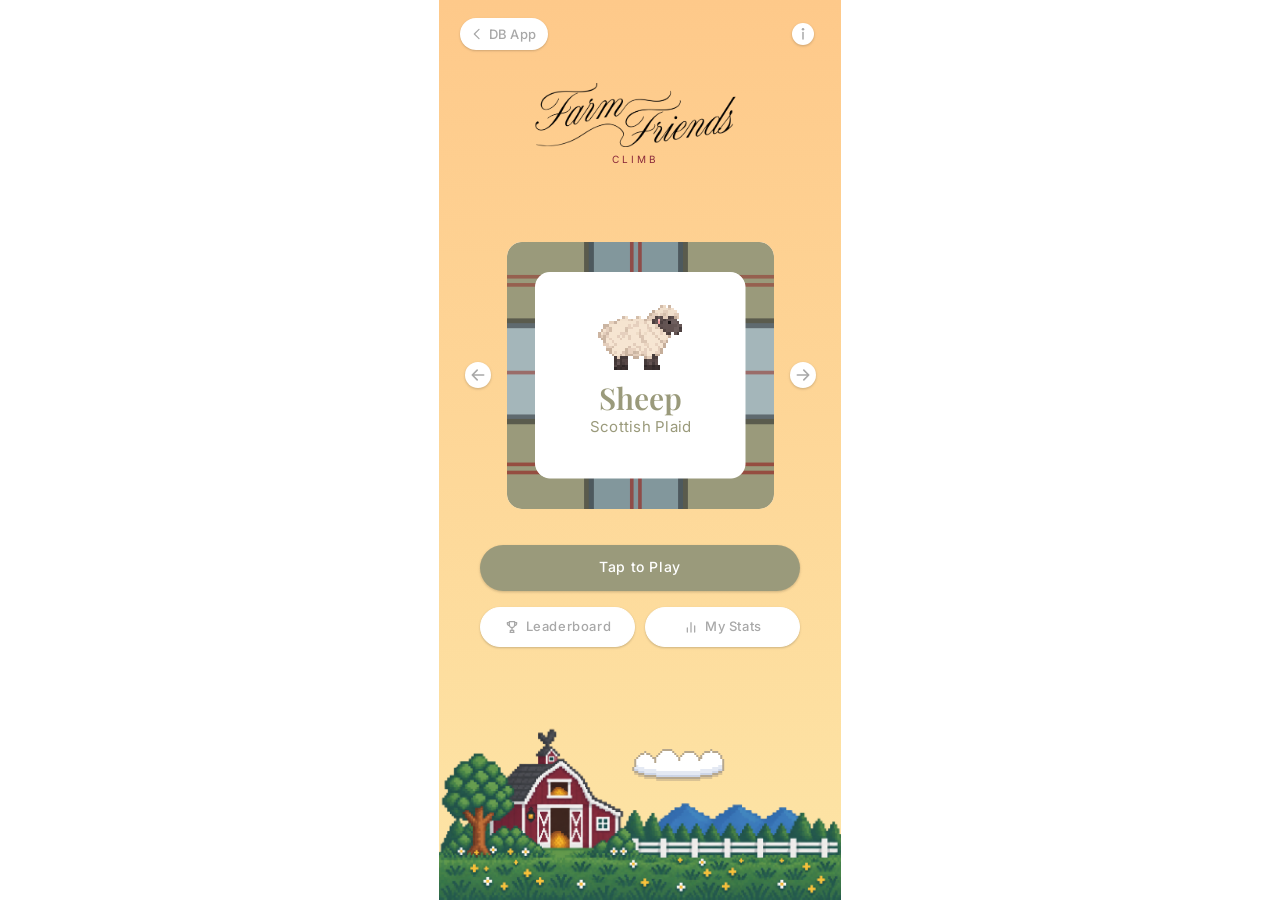
<file: index.html>
<!doctype html>
<html lang="en">
<head>
  <meta charset="utf-8">
  <meta name="viewport" content="width=device-width, initial-scale=1, maximum-scale=1, user-scalable=no, viewport-fit=cover">
  <meta name="apple-mobile-web-app-capable" content="yes">
  <meta name="mobile-web-app-capable" content="yes">
  <meta name="apple-mobile-web-app-status-bar-style" content="default">
  <meta name="theme-color" content="#FEC98A">
  <title>Farm Friends Climb</title>
  <link rel="preconnect" href="https://fonts.googleapis.com">
  <link rel="preconnect" href="https://fonts.gstatic.com" crossorigin>
  <link rel="stylesheet" href="https://fonts.googleapis.com/css2?family=Inter:wght@400;500;600;700&family=Playfair+Display:ital,wght@0,400;0,600;1,400&display=swap">
  <link rel="stylesheet" href="css/home.css">
  <link rel="stylesheet" href="css/howto.css">
</head>
<body>
  <!-- Home screen: Figma "Game-Design" frame 183:721, with the background and header from frame 217:61. Leaderboard and My Stats are screens within this page. -->
  <main class="home" id="screen-home">
    <button type="button" class="app-back" aria-disabled="true" tabindex="-1">
      <svg viewBox="0 0 24 24" aria-hidden="true"><path d="M15 5l-7 7 7 7"/></svg>
      DB App
    </button>
    <button type="button" class="info-btn" id="info" aria-label="How to play" aria-haspopup="dialog">
      <svg viewBox="0 0 24 24" aria-hidden="true"><circle class="ring" cx="12" cy="12" r="11"/><path d="M12 10.5v6.5"/><circle cx="12" cy="7.2" r="1.25" class="dot"/></svg>
    </button>

    <header class="brand">
      <img class="wordmark" src="assets/ui/farm-friends-wordmark.png" alt="Farm Friends" width="222" height="71">
      <p class="eyebrow">Climb</p>
    </header>

    <div class="picker" aria-label="Choose your climber">
      <button type="button" class="step prev" id="prev" aria-label="Previous character">
        <img src="assets/ui/arrow-circle.svg" alt="" width="26" height="26">
      </button>
      <div class="pattern" id="card">
        <div class="card" aria-live="polite">
          <div class="art" id="art"></div>
          <div class="card-text">
            <p class="name" id="name"></p>
            <p class="print" id="print"></p>
          </div>
        </div>
      </div>
      <button type="button" class="step next" id="next" aria-label="Next character">
        <img src="assets/ui/arrow-circle.svg" alt="" width="26" height="26">
      </button>
    </div>

    <div class="actions">
      <button type="button" class="pill play" id="play">Tap to Play</button>
      <div class="actions-row">
        <button type="button" class="pill outline" id="open-leaderboard">
          <svg class="pill-icon" viewBox="0 0 24 24" aria-hidden="true"><path d="M8 4h8v5a4 4 0 0 1-8 0z"/><path d="M8 5.5H5v1a3.5 3.5 0 0 0 3.2 3.5M16 5.5h3v1a3.5 3.5 0 0 1-3.2 3.5"/><path d="M12 13v4M9 20h6M9.5 17h5v3h-5z"/></svg>
          Leaderboard
        </button>
        <button type="button" class="pill outline" id="open-stats">
          <svg class="pill-icon" viewBox="0 0 24 24" aria-hidden="true"><path d="M6.5 19.5v-6M12 19.5v-14M17.5 19.5v-9"/></svg>
          My Stats
        </button>
      </div>
    </div>
  </main>

  <!-- Home background: Figma frame 217:61 (sunset gradient + farm along the bottom). -->
  <div class="home-bg" aria-hidden="true">
    <div id="home-clouds"></div>
    <img class="home-farm" src="assets/ui/home-farm.png" alt="" width="1681" height="936">
    <canvas class="home-bee" id="home-bee" width="22" height="18"></canvas>
    <canvas class="home-bird" id="home-bird" width="40" height="20"></canvas>
  </div>

  <!-- Leaderboard screen -->
  <section class="subscreen" id="screen-leaderboard" aria-labelledby="leaderboard-title" hidden>
    <button type="button" class="back" data-back>← Back</button>
    <h1 class="sub-title" id="leaderboard-title">Leaderboard</h1>
    <ol class="rows" id="board"></ol>
  </section>

  <!-- My Stats screen -->
  <section class="subscreen" id="screen-stats" aria-labelledby="stats-title" hidden>
    <button type="button" class="back" data-back>← Back</button>
    <h1 class="sub-title" id="stats-title">My Stats</h1>
    <div class="stats-grid">
      <div class="stat">
        <p class="stat-label">Top Score</p>
        <p class="stat-value"><span id="stat-best">0</span> <span class="stat-unit">ft</span></p>
      </div>
      <div class="stat">
        <p class="stat-label">Leaderboard Rank</p>
        <p class="stat-value"><span id="stat-rank">–</span></p>
        <p class="stat-note" id="stat-rank-note"></p>
      </div>
      <div class="stat">
        <p class="stat-label">Runs Played</p>
        <p class="stat-value"><span id="stat-runs">0</span></p>
      </div>
      <div class="stat">
        <p class="stat-label">Average Run</p>
        <p class="stat-value"><span id="stat-avg">0</span> <span class="stat-unit">ft</span></p>
      </div>
      <div class="stat">
        <p class="stat-label">Total Climbed</p>
        <p class="stat-value"><span id="stat-total">0</span> <span class="stat-unit">ft</span></p>
      </div>
      <div class="stat">
        <p class="stat-label">Favorite Friend</p>
        <div class="stat-friend" id="stat-friend"></div>
      </div>
      <div class="stat stat-wide">
        <p class="stat-label">How Your Runs Ended</p>
        <ul class="endings" id="stat-endings"></ul>
      </div>
    </div>
    <!-- For looks only: sharing isn't built yet, so this does nothing when tapped. -->
    <button type="button" class="pill play share" id="share-score" aria-disabled="true">
      <svg class="pill-icon" viewBox="0 0 24 24" aria-hidden="true"><path d="M12 15V4M8 8l4-4 4 4"/><path d="M6 11H5v9h14v-9h-1"/></svg>
      Share your score
    </button>
  </section>

  <!-- How to Play (same box as in the pause menu), opened by the ⓘ button. -->
  <div class="info-layer" id="howto-layer" hidden>
    <div class="howto-card" role="dialog" aria-modal="true" aria-labelledby="howto-title">
      <button type="button" class="back-link" id="howto-close">← Back</button>
      <div class="howto-art" id="howto-art"></div>
      <h2 class="howto-title" id="howto-title">How to Play</h2>
      <p class="howto-main">Tap the <strong>left</strong> or <strong>right</strong> side of the screen to steer your Farm Friend left or right as they bounce upward.</p>
      <p class="howto-note">Don't fall off the platforms!<br>Avoid bees, birds, owls, &amp; wind!</p>
      <div class="howto-keys" aria-hidden="true">
        <span>← Left</span>
        <span>Right →</span>
      </div>
    </div>
  </div>

  <script type="module" src="js/home.js"></script>
</body>
</html>
</file>
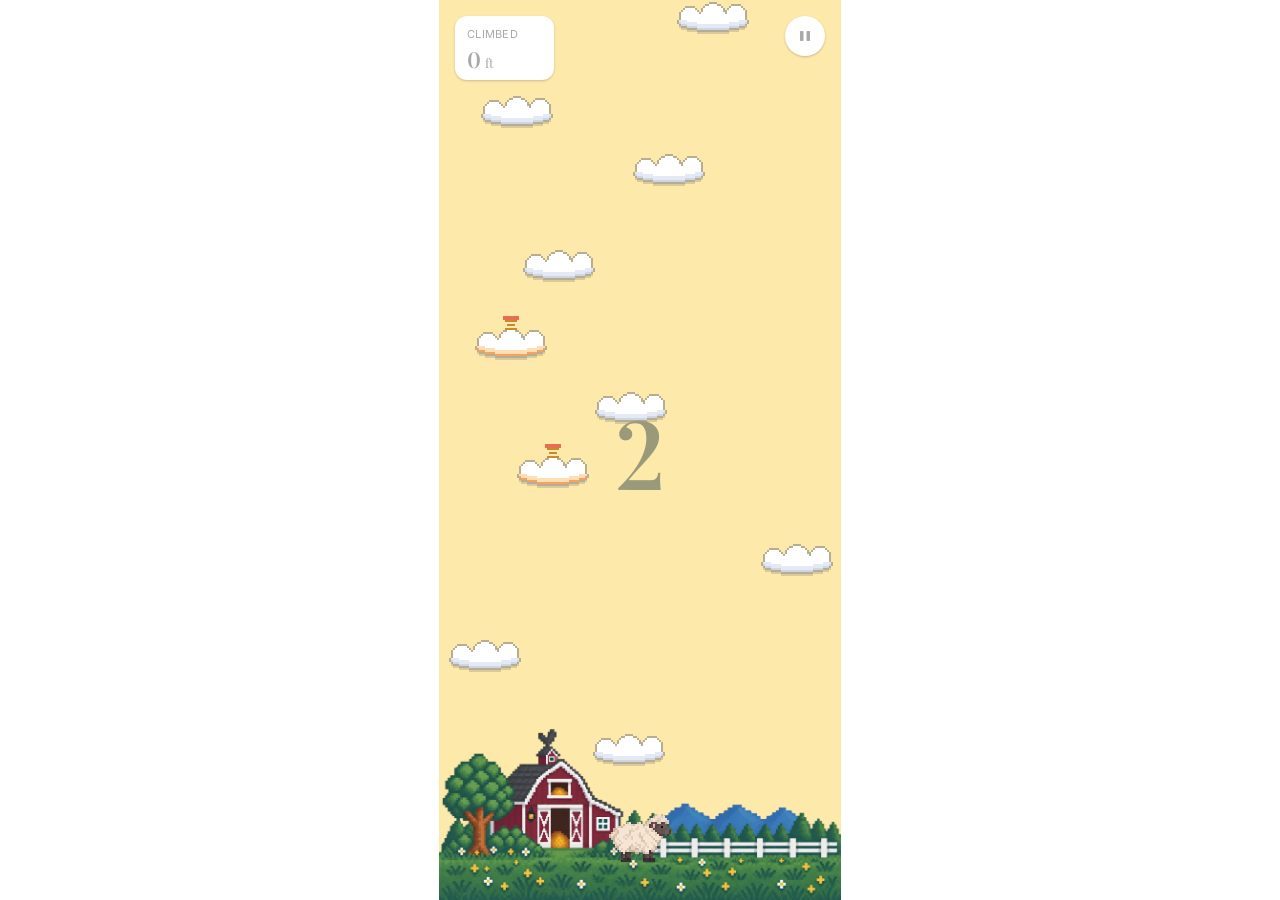
<file: play.html>
<!doctype html>
<html lang="en">
<head>
  <meta charset="utf-8">
  <meta name="viewport" content="width=device-width, initial-scale=1, maximum-scale=1, user-scalable=no, viewport-fit=cover">
  <meta name="apple-mobile-web-app-capable" content="yes">
  <meta name="mobile-web-app-capable" content="yes">
  <meta name="apple-mobile-web-app-status-bar-style" content="black-translucent">
  <meta name="theme-color" content="#FFFFFF">
  <title>Farm Friends Climb</title>
  <link rel="preconnect" href="https://fonts.googleapis.com">
  <link rel="preconnect" href="https://fonts.gstatic.com" crossorigin>
  <link rel="stylesheet" href="https://fonts.googleapis.com/css2?family=Inter:wght@400;500;700&family=Playfair+Display:ital,wght@0,400;0,600;1,400&display=swap">
  <link rel="stylesheet" href="css/style.css">
  <link rel="stylesheet" href="css/howto.css">
</head>
<body>
  <div id="viewport">
    <div id="stage">
      <canvas id="game"></canvas>

      <!-- HUD: Figma frames 179:176 (score) and 179:181 (pause button). -->
      <div id="hud">
        <div class="climbed" aria-live="off">
          <p class="climbed-label">Climbed</p>
          <p class="climbed-value"><span id="hud-score">0</span> <span class="climbed-unit">ft</span></p>
        </div>
        <button type="button" class="pause-btn" id="btn-pause" aria-label="Pause">
          <img src="assets/ui/pause-icon.svg" alt="" width="12" height="12">
        </button>
      </div>

      <!-- Pause: Figma frames 179:144 (menu) and 179:156 (How to Play), over a light blur of the game. -->
      <div id="screen-pause" class="pause-layer hidden">
        <div class="pause-card" id="pause-menu" role="dialog" aria-modal="true" aria-labelledby="pause-title">
          <p class="pause-title" id="pause-title">Paused</p>
          <button type="button" class="pill" id="btn-resume">Resume</button>
          <button type="button" class="text-link" id="btn-howto">
            <svg viewBox="0 0 16 16" aria-hidden="true"><circle cx="8" cy="8" r="7"/><path d="M8 7.2v4.3"/><circle cx="8" cy="4.6" r="0.9" class="dot"/></svg>
            How to Play
          </button>
          <button type="button" class="text-link underline" id="btn-quit">Quit to Menu</button>
        </div>

        <div class="howto-card hidden" id="howto" role="dialog" aria-modal="true" aria-labelledby="howto-title">
          <button type="button" class="back-link" id="btn-back">← Back to Paused menu</button>
          <div class="howto-art" id="howto-art"></div>
          <h2 class="howto-title" id="howto-title">How to Play</h2>
          <p class="howto-main">Tap the <strong>left</strong> or <strong>right</strong> side of the screen to steer your Farm Friend left or right as they bounce upward.</p>
          <p class="howto-note">Don't fall off the platforms!<br>Avoid bees, birds, owls, &amp; wind!</p>
          <div class="howto-keys" aria-hidden="true">
            <span>← Left</span>
            <span>Right →</span>
          </div>
        </div>
      </div>

      <div id="screen-countdown" class="overlay countdown hidden" aria-live="assertive">
        <p id="countdown-number"></p>
      </div>

      <!-- Game over: same card style and blur as the pause menu. -->
      <div id="screen-over" class="pause-layer hidden">
        <div class="over-card" role="dialog" aria-modal="true" aria-labelledby="over-title">
          <p class="best-banner">New personal best!</p>
          <h1 class="over-title" id="over-title">Game over</h1>
          <p class="over-cause" id="over-cause"></p>
          <p class="over-score"><span id="over-score">0</span> <span class="over-unit">ft</span></p>
          <p class="over-best">Best <span id="over-best">0</span> ft</p>
          <button type="button" class="pill" id="btn-restart">Play again</button>
          <button type="button" class="text-link underline" id="btn-home">Home</button>
        </div>
      </div>

    </div>
  </div>

  <div id="rotate">
    <p>Please rotate your phone to portrait.</p>
  </div>

  <script type="module" src="js/main.js"></script>
</body>
</html>
</file>
<file: css/home.css>
/* Home screen, built from Figma "Game-Design" frame 183:721 (393 × 852), plus the Leaderboard and My Stats
   screens it opens. Playfair Display: names, scores, titles. Inter: everything else. */
:root {
  color-scheme: light;
  --bg: #F2F2F2;
  --surface: #FFFFFF;
  --ink: #3A2A20;
  --brand-red: #8B2A3A;
  --card-text: #919FAB;
  --arrow-grey: #A8A8A8;
  --quiet: #A8A8A8;       /* outline buttons, the ⓘ button, back links */
  --label: #6B4A3A;       /* small caps labels, as on the in-game Climbed card */
  --first-row: #97AEC4;
  --first-tag: #ACBED0;
  --podium-text: #9A9A7B;       /* ranks 2–3: number + "PR Box" */
  --podium-fill: #D6D6B6;  /* ranks 2–3: circle + tag */
  --row-line: rgba(107, 74, 58, 0.1);
  --unit: #8B6A5A;
  --rest-text: #DB9C9D;   /* ranks 4–10: number + "Single item" */
  --rest-fill: #FCE1E0;   /* ranks 4–10: circle + tag */
  --serif: "Playfair Display", Georgia, "Times New Roman", serif;
  --sans: Inter, system-ui, -apple-system, "Helvetica Neue", sans-serif;
}

* { box-sizing: border-box; }

html, body {
  margin: 0;
  padding: 0;
  min-height: 100%;
  background: #FFFFFF; /* around the phone-width column on wider screens; each screen paints its own background */
  color: var(--ink);
  font-family: var(--sans);
  -webkit-tap-highlight-color: transparent;
}

.home {
  position: relative;
  z-index: 1; /* above .home-bg */
  max-width: 393px;
  min-height: 100vh;
  min-height: 100dvh;
  margin: 0 auto;
  /* Spacing follows the frame (top 101, header→card 56, card→Play 58, between buttons 28, bottom 64) on an
     852px-tall screen and tightens smoothly to 36 / 36 / 32 / 20 / 24 at 740px (iPhone Safari with its toolbars),
     so the whole screen fits without scrolling. On anything shorter, home.js scales it down evenly. */
  /* Frame 217:61 puts the header 57px from the top; here it sits 14px lower (71px), tightening to 54px at 740px (still clear of "Back to app"). The bottom keeps the
     farm's visible art (about 42% of its width) clear, so the buttons never sit on the barn. */
  padding: calc(env(safe-area-inset-top) + clamp(54px, 15.18dvh - 58.3px, 71px)) 21px calc(env(safe-area-inset-bottom) + var(--farm-w) * 0.424 + 24px);
  display: flex;
  flex-direction: column;
  align-items: center;
}
.home[hidden] { display: none; } /* while Leaderboard or My Stats is open */

/* ---------- Background: Figma frame 217:61 ---------- */

/* Phones: the scene fills the screen at any width. Wider screens (500px+): it stays iPhone 16 Pro width (402px) in
   the middle, with plain white around it. */
:root { --scene-w: 100vw; --farm-w: max(403px, var(--scene-w)); } /* 403.35 wide in the 402 frame */
@media (min-width: 500px) { :root { --scene-w: 402px; --farm-w: 403px; } } /* phones of any width fill the screen */
.home-bg {
  position: fixed;
  top: 0;
  bottom: 0;
  left: 50%;
  width: min(100vw, var(--scene-w));
  transform: translateX(-50%);
  overflow: hidden;
  z-index: 0;
  background: linear-gradient(180deg, #FEC98A 0%, #FDE5A6 100%);
  pointer-events: none;
}
.home[hidden] + .home-bg { display: none; }
.home-farm {
  position: absolute;
  left: 50%;
  bottom: 0;
  width: var(--farm-w);
  height: auto; /* 1681 × 936 art, so 224.6px tall at 403px wide, as in the frame */
  transform: translateX(-50%);
}
/* A few of the game's normal clouds drifting slowly across the sky (home.js places and moves them). */
.home-cloud {
  position: absolute;
  left: 0;
  image-rendering: pixelated;
  will-change: transform;
}
/* The game's bird at 2/3 of its game size (40 × 20 art drawn 26.7 × 13.3: exactly 2 device pixels per art pixel
   on a 3× phone, so it stays crisp). */
.home-bird {
  position: absolute;
  left: 0;
  top: 0; /* home.js puts it midway between "CLIMB" and the character card */
  width: calc(20px * 4 / 3);
  height: calc(10px * 4 / 3);
  image-rendering: pixelated;
  visibility: hidden;
  will-change: transform;
}
/* The game's bee, flying across in front of the farm now and then (home.js moves it). */
.home-bee {
  position: absolute;
  left: 0;
  bottom: calc(var(--farm-w) * 0.3);
  width: 22px; /* the game's size: 22 × 18 art at one art pixel per CSS pixel */
  height: 18px;
  image-rendering: pixelated;
  visibility: hidden;
  will-change: transform;
}

/* ---------- ⓘ How to Play button: a plain outlined circle ---------- */

.info-btn {
  position: absolute;
  top: calc(env(safe-area-inset-top) + 12px);
  right: 12px;
  width: 44px;  /* 24px icon, 44px touch target */
  height: 44px;
  padding: 0;
  display: grid;
  place-items: center;
  border: 0;
  background: none;
  color: var(--quiet);
  cursor: pointer;
}
/* "Back to app" (top left): for looks only, as if the game sat inside a host app. It does nothing when tapped.
   A small white pill with grey text, like the Leaderboard / My Stats buttons, level with the ⓘ button. */
.app-back {
  position: absolute;
  top: calc(env(safe-area-inset-top) + 18px);
  left: 16px;
  height: 32px;
  padding: 0 12px 0 9px;
  display: inline-flex;
  align-items: center;
  gap: 4px;
  border: 0;
  border-radius: 100px;
  background: #FFFFFF;
  color: var(--quiet);
  font: 500 13px/1 var(--sans);
  letter-spacing: 0.3px;
  box-shadow: 0 1px 3px rgba(0, 0, 0, 0.1), 0 1px 2px rgba(0, 0, 0, 0.1);
  cursor: default;
}
.app-back svg { width: 16px; height: 16px; fill: none; stroke: currentColor; stroke-width: 1.9; stroke-linecap: round; stroke-linejoin: round; }
.info-btn svg { width: 24px; height: 24px; fill: none; stroke: currentColor; stroke-width: 1.5; stroke-linecap: round; }
.info-btn svg .dot { fill: currentColor; stroke: none; }
/* Filled white with a grey "i", like the arrows and the Leaderboard / My Stats buttons. */
.info-btn svg .ring { fill: #FFFFFF; stroke: none; }
.info-btn svg { filter: drop-shadow(0 1px 1.5px rgba(0, 0, 0, 0.1)) drop-shadow(0 1px 1px rgba(0, 0, 0, 0.1)); }

/* The How to Play box sits over a light blur of the home screen. */
.info-layer {
  position: fixed;
  inset: 0;
  z-index: 20;
  display: grid;
  place-items: center;
  padding: 16px 4px;
  background: rgba(58, 42, 32, 0.12);
  -webkit-backdrop-filter: blur(4px);
  backdrop-filter: blur(4px);
}
.info-layer[hidden] { display: none; }

/* ---------- Brand ---------- */

/* Frame 217:61: a 337 × 102 box nudged 4.5px left of centre, logo then "CLIMB" 5px below it. */
.brand { height: 102px; display: flex; flex-direction: column; align-items: center; gap: 5px; transform: translateX(-4.5px); }
.eyebrow {
  margin: 0;
  padding-bottom: 8px;
  font-size: 10px;
  line-height: 15px;
  letter-spacing: 3px;
  text-transform: uppercase;
  color: var(--brand-red);
}
/* A little smaller than the frame's 222 × 71 and nudged down, so it clears the top-left pill. */
.wordmark { display: block; width: 200px; height: 64px; margin-top: 12px; object-fit: cover; }

/* ---------- Character carousel ---------- */

.picker {
  /* The carousel → buttons block is centred between the header and the farm art: auto margins share the spare
     height (with .actions' auto bottom margin); the padding keeps a minimum gap under CLIMB. */
  margin-top: auto;
  padding-top: 10px;
  width: 100%;
  display: flex;
  align-items: center;
  justify-content: space-between;
  touch-action: pan-y; /* horizontal swipes change character */
  user-select: none;
  -webkit-user-select: none;
}
.step {
  flex: none;
  width: 44px;  /* 26px arrow, 44px touch target */
  height: 44px;
  margin: 0 -9px;
  padding: 0;
  display: grid;
  place-items: center;
  border: 0;
  background: none;
  cursor: pointer;
}
.step img { display: block; width: 26px; height: 26px; }
.step.prev img { transform: scaleX(-1); }
.step img { filter: drop-shadow(0 1px 1.5px rgba(0, 0, 0, 0.1)) drop-shadow(0 1px 1px rgba(0, 0, 0, 0.1)); } /* white circle, grey arrow */

.pattern {
  position: relative;
  flex: none;
  width: 267px;
  height: 267px;
  border-radius: 15px;
  overflow: hidden;
  /* The character's print (assets/patterns/*.png, 4x size) is set from home.js. */
  background: #F2F2F2 center / 100% 100% no-repeat;
}
.card {
  position: absolute;
  top: 50%;
  left: 50%;
  width: 210px;
  height: 206px;
  transform: translate(-50%, -50%);
  padding: 33px 0 9px;
  border-radius: 15px;
  background: var(--surface);
  display: flex;
  flex-direction: column;
  align-items: center;
  gap: 17px;
  color: var(--card-text);
  text-align: center;
}
.art { width: 100%; height: 65px; display: grid; place-items: center; }
.art img { width: 100%; height: 65px; object-fit: contain; image-rendering: pixelated; }
.art canvas { height: 46px; image-rendering: pixelated; }
.art.hop { animation: hop 0.32s ease-out; }
@keyframes hop { 40% { transform: translateY(-8px); } }
.card-text { position: relative; width: 100%; height: 38px; }
.name {
  position: absolute;
  top: 0;
  left: 50%;
  transform: translateX(-50%);
  margin: 0;
  font-family: var(--serif);
  font-weight: 600;
  font-size: 30px;
  line-height: 22.5px;
  white-space: nowrap;
}
.print {
  position: absolute;
  top: 32.1px;
  left: calc(50% + 0.5px);
  transform: translateX(-50%);
  margin: 0;
  max-width: 200px;
  font-size: 15px;
  line-height: 15px;
  letter-spacing: 0.25px;
  white-space: nowrap;
  overflow: hidden;
  text-overflow: ellipsis;
}

/* ---------- Buttons: Tap to Play (filled), Leaderboard + My Stats (outlined) ---------- */

.actions {
  margin-top: clamp(24px, 10.71dvh - 55.3px, 36px); /* card → Tap to Play */
  margin-bottom: auto; /* see .picker */
  width: 100%;
  max-width: 320px;
  display: flex;
  flex-direction: column;
  gap: 16px;
}
/* Leaderboard and My Stats share one line under Tap to Play: slightly smaller pills, each an icon + label,
   with outlined icons drawn like the ⓘ button (1.5px round strokes in the text colour). */
.actions-row { display: flex; gap: 10px; }
.actions-row .pill {
  flex: 1;
  min-width: 0;
  height: 40px;
  display: inline-flex;
  align-items: center;
  justify-content: center;
  gap: 6px;
  font-size: 13px;
}
.pill-icon { flex: none; width: 16px; height: 16px; fill: none; stroke: currentColor; stroke-width: 1.9; stroke-linecap: round; stroke-linejoin: round; }
.pill {
  width: 100%;
  height: 46px;
  border-radius: 100px;
  font-family: var(--sans);
  font-weight: 500;
  font-size: 14px;
  line-height: 22.5px;
  letter-spacing: 0.6px;
  cursor: pointer;
}
.pill:active { transform: translateY(1px); }
.play {
  border: 0;
  background: var(--brand-red); /* home.js may set this per character */
  color: #FFFFFF;
  filter: drop-shadow(0 1px 1.5px rgba(0, 0, 0, 0.1)) drop-shadow(0 1px 1px rgba(0, 0, 0, 0.1));
  transition: background-color 0.2s ease;
}
.outline { /* white pill with grey text and icon */
  border: 1px solid #FFFFFF;
  background: #FFFFFF;
  color: var(--quiet);
  box-shadow: 0 1px 3px rgba(0, 0, 0, 0.1), 0 1px 2px rgba(0, 0, 0, 0.1);
}

/* ---------- Leaderboard + My Stats screens ---------- */

.subscreen {
  max-width: var(--scene-w); /* full width on phones; the same 402px column as Home on wider screens */
  background: var(--bg);
  min-height: 100vh;
  min-height: 100dvh;
  margin: 0 auto;
  padding: calc(env(safe-area-inset-top) + 16px) 21px calc(env(safe-area-inset-bottom) + 32px);
}
.subscreen[hidden] { display: none; }
#screen-stats { padding-bottom: calc(env(safe-area-inset-bottom) + 12px); }
#screen-stats .sub-title { margin: 4px 0 14px; }
/* "Share your score" under the stats: Tap to Play's style and colour, with a share icon. Does nothing yet. */
.share {
  margin-top: 12px;
  display: flex;
  align-items: center;
  justify-content: center;
  gap: 7px;
  cursor: default;
}
.share:active { transform: none; }
.back {
  padding: 8px 0;
  border: 0;
  background: none;
  font: 500 14px/22.5px var(--sans);
  letter-spacing: 0.6px;
  color: var(--quiet);
  cursor: pointer;
}
.sub-title {
  margin: 8px 0 20px;
  font-family: var(--serif);
  font-style: italic;
  font-weight: 400;
  font-size: 30px;
  line-height: 39px;
  color: var(--ink);
}

.stats-grid { display: grid; grid-template-columns: repeat(2, 1fr); gap: 10px; }
.stat {
  display: flex;
  flex-direction: column;
  justify-content: space-between;
  gap: 6px;
  min-height: 86px; /* short enough that the whole My Stats screen fits on a phone without scrolling */
  padding: 13px 16px;
  border-radius: 12px;
  background: var(--surface);
  box-shadow: 0 1px 3px rgba(0, 0, 0, 0.1), 0 1px 2px rgba(0, 0, 0, 0.1);
}
.stat p { margin: 0; }
.stat-label {
  font-size: 11px;
  line-height: 16.5px;
  letter-spacing: 0.275px;
  text-transform: uppercase;
  color: var(--label);
}
.stat-value {
  font-family: var(--serif);
  color: var(--ink);
  white-space: nowrap;
}
.stat-value span:first-child { font-weight: 600; font-size: 32px; line-height: 34px; font-variant-numeric: lining-nums; }
.stat-unit { font-weight: 400; font-size: 14px; line-height: 18px; color: var(--unit); }
.stat-friend { display: flex; align-items: flex-end; gap: 10px; }
.stat-friend img { height: 40px; image-rendering: pixelated; }
.stat-friend-name { font-family: var(--serif); font-weight: 600; font-size: 18px; line-height: 22px; }
.stat-empty { font-size: 13px; line-height: 19.5px; color: var(--quiet); }
.stat-note { font-size: 12px; line-height: 16px; color: var(--quiet); }
#stat-rank-note { white-space: nowrap; font-size: min(12px, 2.9vw); } /* one line, even for a 4-digit distance */

/* How runs ended: one row per cause, with the obstacle's own game art, a count and a bar. */
.stat-wide { grid-column: 1 / -1; min-height: 0; justify-content: flex-start; gap: 12px; }
.endings { list-style: none; margin: 0; padding: 0; display: grid; gap: 8px; }
.ending { display: grid; grid-template-columns: 44px 1fr auto; align-items: center; gap: 4px 12px; }
.ending-icon { grid-row: span 2; display: grid; place-items: center; width: 44px; height: 28px; border-radius: 8px; background: #CFE0EC; }
.ending-icon canvas { image-rendering: pixelated; }
.ending-name { font-size: 14px; line-height: 20px; color: var(--ink); }
.ending-count { font-family: var(--serif); font-weight: 600; font-size: 18px; line-height: 20px; color: var(--ink); font-variant-numeric: lining-nums; }
.ending-bar { grid-column: 2 / -1; height: 6px; border-radius: 999px; background: #EDE9E4; overflow: hidden; }
.ending-bar span { display: block; height: 100%; border-radius: inherit; background: var(--podium-text); }

.rows { list-style: none; margin: 0; padding: 0; display: grid; gap: 10px; }
/* White rows with the same soft shadow as the My Stats cards; #1 stays blue (below). */
.row {
  display: flex;
  align-items: center;
  gap: 10.57px;
  padding: 10.57px 14.1px;
  border-radius: 14.1px;
  background: var(--surface);
  box-shadow: 0 1px 3px rgba(0, 0, 0, 0.1), 0 1px 2px rgba(0, 0, 0, 0.1);
}
.rank {
  flex: none;
  width: 24.66px;
  height: 24.66px;
  display: grid;
  place-items: center;
  border-radius: 999px;
  background: var(--podium-fill);
  color: var(--podium-text);
  font-weight: 600;
  font-size: 10.57px;
  line-height: 15.86px;
}
.who { flex: 1; min-width: 0; display: flex; flex-direction: column; align-items: flex-start; }
.who-name {
  font-weight: 500;
  font-size: 14px;
  line-height: 20px;
  color: var(--ink);
  white-space: nowrap;
  overflow: hidden;
  text-overflow: ellipsis;
  max-width: 100%;
}
.prize {
  margin: 4px 0 1.5px;
  padding: 1.5px 8px;
  border-radius: 999px;
  background: var(--podium-fill);
  color: var(--podium-text);
  font-weight: 600;
  font-size: 10.5px;
  line-height: 14px;
  letter-spacing: 0.2px;
  white-space: nowrap;
}
.score { flex: none; display: flex; flex-direction: column; align-items: flex-end; }
.score-value {
  font-family: var(--serif);
  font-weight: 600;
  font-size: 14.1px;
  line-height: 21.14px;
  color: var(--ink);
  font-variant-numeric: lining-nums tabular-nums;
}
.score-unit { font-size: 12px; line-height: 15px; color: var(--unit); }
/* Ranks 4–10 (full list): soft pink circle and tag. */
.row.rest .rank, .row.rest .prize { background: var(--rest-fill); color: var(--rest-text); }
/* Ranks 11–15: no prize, neutral circle. */
.row.none .rank { background: #EFEFEF; color: var(--quiet); }
/* The player's own row, wherever it lands. */
.row.me { background: var(--rest-fill); } /* your row: the same light pink as the rank circles */
.row.me.rest .rank, .row.me.rest .prize, .row.me.none .rank { background: #FFFFFF; } /* keep them visible on the pink */
.row.me .who-name { font-weight: 700; }
/* #1 row: soft blue. */
.row.first { background: var(--first-row); }
.row.first .rank { background: rgba(255, 255, 255, 0.2); color: #FFFFFF; }
.row.first .who-name, .row.first .score-value { color: #FFFFFF; }
.row.first .prize { background: var(--first-tag); color: #FFFFFF; }
.row.first .score-unit { color: rgba(255, 255, 255, 0.6); }

button:focus-visible { outline: 2px solid var(--ink); outline-offset: 2px; }

@media (prefers-reduced-motion: reduce) {
  .art.hop { animation: none; }
}
</file>
<file: css/howto.css>
/* How to Play box: Figma "Game-Design" frame 179:156. Shared by the pause menu (play.html) and the ⓘ button
   on the home screen (index.html), so both stay identical. */
.howto-card {
  box-sizing: border-box;
  font-family: Inter, system-ui, -apple-system, sans-serif;
  color: #3A2A20;
  width: min(340px, 100% - 48px); /* ~30px of breathing room on each side of a phone screen */
  display: flex;
  flex-direction: column;
  align-items: center;
  gap: 12px;
  padding: 30px 32px;
  border-radius: 24px;
  background: #FAF7F2;
  filter: drop-shadow(0 20px 12.5px rgba(0, 0, 0, 0.1)) drop-shadow(0 8px 5px rgba(0, 0, 0, 0.1));
  text-align: center;
}
.back-link {
  align-self: stretch;
  font-family: inherit;
  cursor: pointer;
  margin: 0 6px;
  padding: 0;
  border: 0;
  background: none;
  box-shadow: none;
  text-align: left;
  color: #C8C8C8;
  font-weight: 500;
  font-size: 12px;
  line-height: 22.5px;
  letter-spacing: 0.6px;
}
.howto-art { width: 90px; height: 63px; display: grid; place-items: center; }
.howto-art canvas, .howto-art img { max-width: 90px; max-height: 63px; image-rendering: pixelated; }
.howto-title {
  margin: 0;
  font-family: "Playfair Display", Georgia, serif;
  font-style: italic;
  font-weight: 400;
  font-size: 26px;
  line-height: 39px;
}
.howto-main { margin: 0; max-width: 254px; font-size: 15px; line-height: 24.375px; }
.howto-main strong { font-weight: 700; }
.howto-note { margin: 0; font-size: 13px; line-height: 19.5px; color: #856F61; }
.howto-keys { display: flex; gap: 16px; padding-top: 8px; }
.howto-keys span {
  width: 112px;
  height: 56px;
  display: grid;
  place-items: center;
  border: 0.645px solid #856F61;
  border-radius: 12px;
  font-size: 13px;
  line-height: 19.5px;
  letter-spacing: 1.3px;
}
</file>
<file: css/style.css>
:root {
  --page-bg: #FFFFFF; /* the space around the game */
  --rotate-bg: #1d2b3a;
  --ink: #1d2b3a;
  --panel: rgba(255, 255, 255, 0.92);
  --accent: #e76f51;
  --brand-red: #8B2A3A; /* primary buttons, shared with the home screen */
}

html, body {
  margin: 0;
  padding: 0;
  width: 100%;
  height: 100%;
  background: var(--page-bg);
  overflow: hidden;
  overscroll-behavior: none;
  touch-action: none;
  -webkit-user-select: none;
  user-select: none;
  -webkit-touch-callout: none;
  -webkit-tap-highlight-color: transparent;
}

body {
  position: fixed;
  inset: 0;
  font-family: system-ui, -apple-system, "Helvetica Neue", sans-serif;
  color: var(--ink);
}

/* The real visible screen. dvh tracks mobile browser chrome showing/hiding; vh is the fallback. */
#viewport {
  position: fixed;
  left: 0;
  top: 0;
  width: 100vw;
  height: 100vh;
  height: 100dvh;
  overflow: hidden;
}

/* Sized and positioned by fitStage() in main.js: fills #viewport, or letterboxes for unusual shapes. */
#stage {
  position: absolute;
  overflow: hidden;
}

#game {
  display: block;
  width: 100%;
  height: 100%;
  image-rendering: pixelated;
  image-rendering: crisp-edges;
}

/* ---------- HUD: Figma 179:176 (Climbed) + 179:181 (pause button) ---------- */

#hud {
  position: absolute;
  top: 0;
  left: 0;
  right: 0;
  display: flex;
  justify-content: space-between;
  align-items: flex-start;
  padding: calc(env(safe-area-inset-top) + 16px) 16px 0;
  pointer-events: none;
}

/* Solid white with grey text and icon, shared by the score card and the pause button, like the home screen's
   white buttons. */
.climbed, .pause-btn {
  background: #FFFFFF;
  border-radius: 12px;
  box-shadow: 0 1px 3px rgba(0, 0, 0, 0.1), 0 1px 2px rgba(0, 0, 0, 0.1);
}

.climbed {
  min-width: 74.8px;
  padding: 6px 12px;
  font-family: Inter, system-ui, -apple-system, sans-serif;
}
.climbed-label {
  box-sizing: border-box;
  margin: 0;
  height: 24px;
  padding-top: 3.6px;
  font-size: 11px;
  line-height: 16.5px;
  letter-spacing: 0.275px;
  text-transform: uppercase;
  color: #A8A8A8;
}
.climbed-value {
  margin: 0;
  height: 28px;
  white-space: nowrap;
  font-family: "Playfair Display", Georgia, "Times New Roman", serif;
  color: #A8A8A8;
}
#hud-score {
  font-weight: 600;
  font-size: 22px;
  line-height: 27.5px;
  font-variant-numeric: lining-nums;
}
.climbed-unit { font-weight: 400; font-size: 13px; line-height: 16.25px; color: #A8A8A8; }

/* A circle, like the home screen's arrows and ⓘ button. */
.pause-btn {
  pointer-events: auto;
  width: 40px;
  height: 40px;
  border-radius: 50%;
  margin: 0;
  padding: 0;
  display: grid;
  place-items: center;
  border: 0;
  cursor: pointer;
}
.pause-btn img { display: block; width: 12px; height: 12px; }
.pause-btn.hidden { display: none; }

/* ---------- Pause: Figma 179:144 (menu) + 179:156 (How to Play) ---------- */

/* A light blur over the game: enough to set the card apart while the climb stays visible behind it. */
.pause-layer {
  position: absolute;
  inset: 0;
  display: grid;
  place-items: center;
  padding: 16px 4px;
  background: rgba(58, 42, 32, 0.12);
  -webkit-backdrop-filter: blur(4px);
  backdrop-filter: blur(4px);
  font-family: Inter, system-ui, -apple-system, sans-serif;
  color: #3A2A20;
}

.pause-card {
  box-sizing: border-box;
  display: flex;
  flex-direction: column;
  align-items: center;
  gap: 20px;
  min-width: 189px;
  padding: 32px;
  border-radius: 24px;
  background: #FAF7F2;
  filter: drop-shadow(0 20px 12.5px rgba(0, 0, 0, 0.1)) drop-shadow(0 8px 5px rgba(0, 0, 0, 0.1));
}
.pause-card.hidden, .howto-card.hidden { display: none; }
.pause-title {
  margin: 0;
  font-family: "Playfair Display", Georgia, serif;
  font-style: italic;
  font-size: 24px;
  line-height: 36px;
}
.pause-layer button { font-family: inherit; cursor: pointer; }
.pause-layer .pill {
  margin: 0;
  min-width: 125px;
  padding: 15px 32px;
  border: 0;
  border-radius: 999px;
  background: #8B2A3A;
  color: #FFFFFF;
  font-weight: 500;
  font-size: 15px;
  line-height: 22.5px;
  letter-spacing: 0.6px;
  box-shadow: none;
  filter: drop-shadow(0 1px 1.5px rgba(0, 0, 0, 0.1)) drop-shadow(0 1px 1px rgba(0, 0, 0, 0.1));
}
.text-link {
  margin: 0;
  padding: 0;
  display: inline-flex;
  align-items: center;
  gap: 6px;
  border: 0;
  background: none;
  box-shadow: none;
  color: #6B4A3A;
  opacity: 0.7;
  font-weight: 500;
  font-size: 14px;
  line-height: 20px;
  letter-spacing: 0.35px;
}
.text-link.underline { text-decoration: underline; text-underline-offset: 3px; }
.text-link svg { width: 16px; height: 16px; fill: none; stroke: currentColor; stroke-width: 1.4; stroke-linecap: round; }
.text-link svg .dot { fill: currentColor; stroke: none; }



.overlay {
  position: absolute;
  inset: 0;
  display: flex;
  align-items: center;
  justify-content: center;
  padding: 16px;
  box-sizing: border-box;
}
.hidden { display: none !important; }

/* ---------- Game over: styled to match the pause menu (Figma 179:144) ---------- */

.over-card {
  box-sizing: border-box;
  display: flex;
  flex-direction: column;
  align-items: center;
  min-width: 240px;
  padding: 32px;
  border-radius: 24px;
  background: #FAF7F2;
  filter: drop-shadow(0 20px 12.5px rgba(0, 0, 0, 0.1)) drop-shadow(0 8px 5px rgba(0, 0, 0, 0.1));
  text-align: center;
}
.over-card p { margin: 0; }
.best-banner {
  display: none;
  margin-bottom: 6px !important;
  font-weight: 600;
  font-size: 11px;
  line-height: 16.5px;
  letter-spacing: 1.5px;
  text-transform: uppercase;
  color: #8B2A3A;
}
#screen-over.is-best .best-banner { display: block; }
.over-title {
  margin: 0;
  font-family: "Playfair Display", Georgia, serif;
  font-style: italic;
  font-weight: 400;
  font-size: 26px;
  line-height: 39px;
}
.over-cause { margin-top: 4px !important; font-size: 13px; line-height: 19.5px; color: #856F61; }
.over-score {
  margin-top: 14px !important;
  font-family: "Playfair Display", Georgia, serif;
  white-space: nowrap;
}
#over-score {
  font-weight: 600;
  font-size: 56px;
  line-height: 60px;
  font-variant-numeric: lining-nums;
}
.over-unit { font-weight: 400; font-size: 20px; line-height: 24px; color: #8B6A5A; }
.over-best {
  margin-top: 4px !important;
  font-size: 11px;
  line-height: 16.5px;
  letter-spacing: 0.275px;
  text-transform: uppercase;
  color: #A8A8A8;
}
.over-card .pill { margin-top: 24px; }
.over-card .text-link { margin-top: 20px; }

.countdown { pointer-events: none; }
#countdown-number {
  margin: 0;
  font-family: "Playfair Display", Georgia, "Times New Roman", serif;
  font-weight: 600;
  font-size: 96px;
  line-height: 1;
  /* Dark ink rather than white: with no shadow, white would vanish into the pale sunset sky of the start. */
  color: #3A2A20;
  font-variant-numeric: lining-nums;
}
/* main.js sets the colour to the selected character's (the same as its Tap to Play button). */
#countdown-number.go { font-style: italic; font-weight: 400; }
#countdown-number.pop { animation: countdown-pop 0.7s ease-out; }
@keyframes countdown-pop {
  0% { transform: scale(1.6); opacity: 0; }
  25% { transform: scale(1); opacity: 1; }
  80% { opacity: 1; }
  100% { opacity: 0.2; }
}
@media (prefers-reduced-motion: reduce) {
  #countdown-number.pop { animation: none; }
}
button:disabled { opacity: 0.5; }

#rotate {
  display: none;
  position: fixed;
  inset: 0;
  align-items: center;
  justify-content: center;
  background: var(--rotate-bg);
  color: #fff;
  font-size: 18px;
  text-align: center;
  padding: 24px;
}
@media (orientation: landscape) and (pointer: coarse) {
  #rotate { display: flex; }
}
</file>
